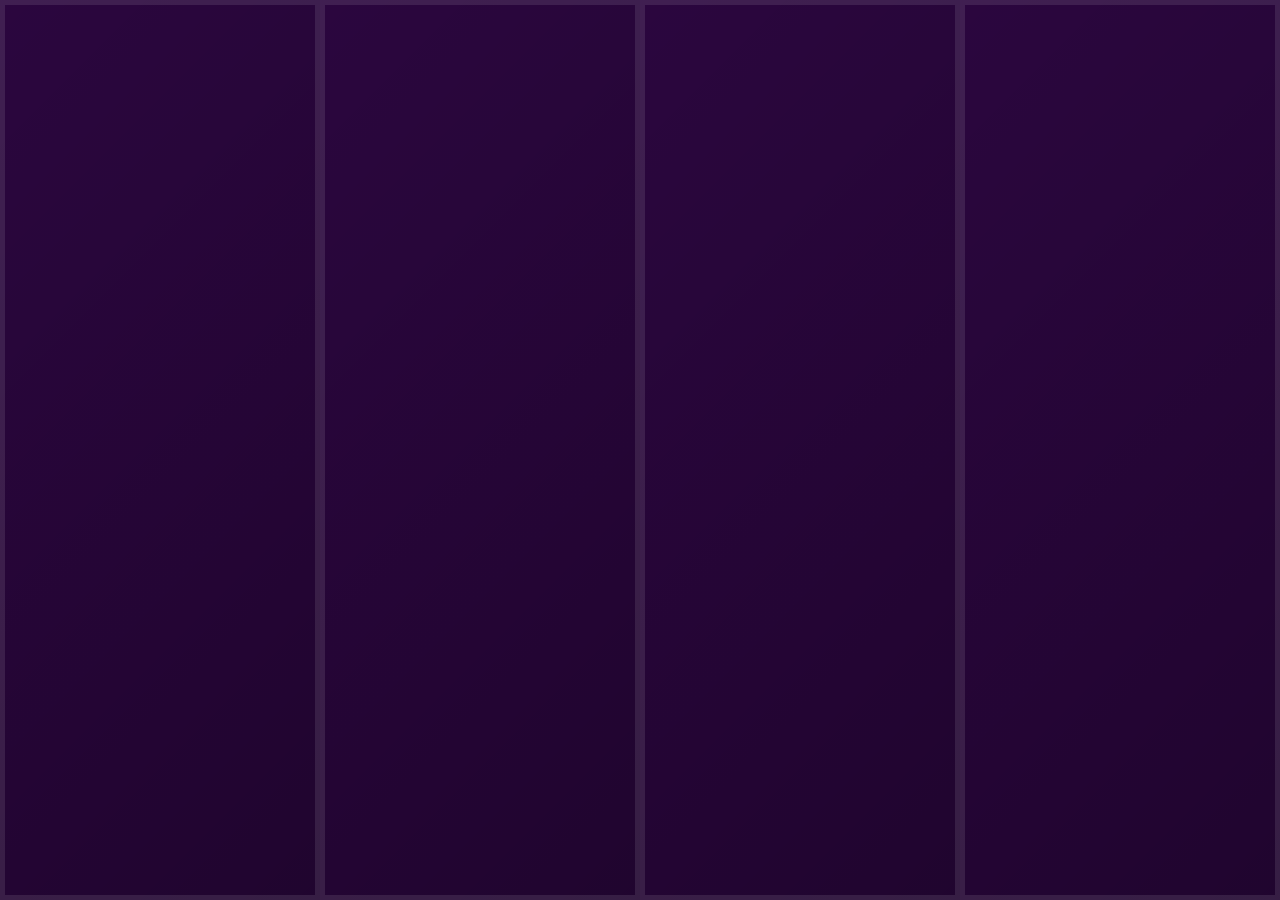
<file: index.html>
<!DOCTYPE html>
<html lang="fr">

  <head>
    <meta charset="UTF-8">
    <title>Développeur web fullstack & infographiste - Julien Legay</title>

    <link href="https://fonts.googleapis.com/css?family=Amatic+SC|Montserrat|Ubuntu+Mono&display=swap" rel="stylesheet">
    <link rel="stylesheet" href="https://use.fontawesome.com/releases/v5.8.0/css/all.css">

    <link rel="stylesheet" href="https://stackpath.bootstrapcdn.com/bootstrap/4.3.1/css/bootstrap.min.css" integrity="sha384-ggOyR0iXCbMQv3Xipma34MD+dH/1fQ784/j6cY/iJTQUOhcWr7x9JvoRxT2MZw1T" crossorigin="anonymous">
    <link rel="stylesheet" href="style.css">
  </head>

  <body>
    <div class="panels">

      <div class="panel panel1">
        <h1 class="title">À propos</h1>
        <div class="content">
          <h2>Infographiste, Développeur Front-end et Back-end</h2>
          <p>
            Titulaire d'un <strong class="important">DUT Informatique</strong>, d'une <strong class="important">licence en Image et Son Numériques</strong> ainsi qu'un diplôme de <strong class="important">concepteur d'applications web</strong>, je souhaite <i class="fas fa-paper-plane"></i> imaginer et concevoir des <span class="important" id="exp">expériences</span> avec des <span class="code">>lignes de code...</span>
          </p>
          <hr>

          <h3>Hard Skills</h3>
          <ul>
            <li class="important"><i class="fab fa-sketch"></i> <strong>Ruby</strong> et le framework <strong>Ruby on Rails</strong></li>
            <li class="important"><i class="fab fa-html5"></i> <strong>HTML</strong> <i class="fab fa-css3-alt"></i> <strong>CSS</strong> <i class="fab fa-bootstrap"></i> Bootstrap
            <li class="important"><i class="fab fa-js-square"></i> <strong>ES6</strong> et la bibliothèque <i class="fab fa-react"></i> React.js (autodidacte)</li>
            <li class="important"><i class="fas fa-database"></i> <strong>SQL</strong> et l'outil de gestion de base de données <strong>PostgreSQL</strong></li>
            <li class="important"><i class="fab fa-java"></i> Notions de base en Java et .NET (C#)</li>
            <li class="important"><i class="fab fa-figma"></i> Création de wireframe sur <strong>Figma</strong></li>
            <li class="important"><i class="fas fa-cogs"></i> Utilisation de services tiers (Heroku, Stripe, Postmark, Cloudinary, Algolia, etc...).</li>
            <li class="important"><i class="fab fa-adobe"></i> Compétences en infographie (Adobe <strong>Photoshop</strong>)</li>
            <li class="important"><i class="fas fa-draw-polygon"></i> Modélisation 3D avec le logiciel <strong>NewTek LightWave</strong></li>
          </ul>

          <h3>Soft Skills</h3>
          <ul>
            <li class="important"><i class="fas fa-rocket"></i> Vision globale d'un produit tech</li>
            <li class="important"><i class="fas fa-map-signs"></i> Notions de base en UX/UI</li>
            <li class="important"><i class="fab fa-github"></i> Versioning et collaboration avec <strong>git/Github</strong></li>
          </ul>
        </div>
      </div>

      <div class="panel panel2">
        <h1 class="title">Formations</h1>
        <div class="content2">

          <div>
            <h2><i class="fas fa-graduation-cap mr-2"></i> Diplôme de Développeur & Concepteur d'applications web</h2>
            <div class="d-flex justify-content-between align-items-start">
              <div>
                <p class="my-0"><i class="far fa-calendar-check mr-2"></i> 2019</p>
                <p>
                  <strong class="important">Le Wagon</strong> à Bordeaux, FRANCE<br>
                  <em>Diplôme RNCP niveau II (Bac + 3, Bac + 4)</em>
                </p>
              </div>
              <span class="quote ml-2">“ Le Wagon has been ranked as the <strong>best coding school in the world</strong> for the last 3 years. ”</span>
            </div>
          </div>

          <div>
            <h2><i class="fas fa-graduation-cap mr-2"></i> Licence professionnelle Techniques et Activités de l'image et du son</h2>
            <p class="my-0"><i class="far fa-calendar-check mr-2"></i> 2009-2010</p>
            <p>
              <strong class="important">Université Henri Poincaré à l'IUT de Saint-Dié-des-Vosges</strong>, FRANCE<br>
              <strong class="important">Glyndwr University</strong> à Wrexham, ROYAUME-UNI<br>
              <em>Maîtrise de la suite Adobe, logiciels de PAO & CAO, modélisation 3D, texturing, réalisation de vidéos et montages sonores...</em>
            </p>
          </div>

          <div>
            <h2><i class="fas fa-graduation-cap mr-2"></i> DUT Informatique</h2>
            <p class="my-0"><i class="far fa-calendar-check mr-2"></i> 2007-2009</p>
            <p>
              <strong class="important">Université Henri Poincaré à l'IUT de Saint-Dié-des-Vosges</strong>, FRANCE<br>
              <strong class="important">Glyndwr University</strong> à Wrexham, ROYAUME-UNI<br>
              <em>Apprentissage d'algorithme, Programmation Java, .NET & Web</em>
            </p>
          </div>

          <div>
            <h2><i class="fas fa-graduation-cap mr-2"></i> Baccalauréat Scientifique SI</h2>
            <p class="my-0"><i class="far fa-calendar-check mr-2"></i> 2007</p>
            <p>
              <strong class="important">Lycée Technologique Régional Pierre Mendès France</strong> à Épinal, FRANCE<br>
              <em>Option Sciences de l'ingénieur, spécialité mathématiques</em>
            </p>
          </div>

        </div>
      </div>

      <div class="panel panel3">
        <h1 class="title">Expériences</h1>
        <div class="content2">

          <div>
            <h2><i class="fas fa-chalkboard-teacher mr-2"></i> Professeur assistant</h2>
            <p class="my-0"><i class="far fa-calendar-check mr-2"></i> 2019</p>
            <p>
              <strong class="important">Le Wagon</strong> à Bordeaux, FRANCE<br>
              <em>Suivi des cours de code, corrections d'exercices et soutien pédagogique lors des exercices pratiques.</em>
            </p>
          </div>

          <div>
            <h2><i class="fas fa-laptop-code mr-2"></i> Concepteur d'applications web</h2>
            <p class="my-0"><i class="far fa-calendar-check mr-2"></i> 2019</p>
            <p>
              <strong class="important">Le Wagon</strong> à Bordeaux, FRANCE<br>
              <em>Création d'applications Ruby on Rails. </em> <i class="fas fa-mobile-alt mx-2"></i>
                <a href="qultur.html" target="_blank">Projet QultuR</a><br>
              <em>Ruby, HTML5, CSS3, JavaSCript, TurboLinks, MapBox API, déploiement sur Heroku, gestion de la base de données avec PostgreSQL.
              </em>
            </p>
          </div>

          <div>
            <h2><i class="fas fa-shopping-cart mr-2"></i> Assistant Manager</h2>
            <p class="my-0"><i class="far fa-calendar-check mr-2"></i> 2011-2019</p>
            <p>
              <strong class="important">Aldi Marché</strong> à Colmar et Cestas, FRANCE<br>
              <em>Gestion de l'activité commerciale, management d'une équipe.<br>
              Gestion des commandes, du paramétrage magasin, des stocks, des réceptions de livraisons. Mise en rayon, gestion des caisses et du coffre fort...<br></em>
            </p>
          </div>

          <div>
            <h2><i class="fas fa-cube mr-2"></i> Infographiste 3D</h2>
            <p class="my-0"><i class="far fa-calendar-check mr-2"></i> 2010 <em>(Stage de 6 mois au Royaume-Uni)</em></p>
            <p>
              <strong class="important">Glyndwr University</strong> à Wrexham, ROYAUME-UNI<br>
              <em>Créatif, inventif, curieux, passionné !
              Retrouvez mon</em> <a href="architecture.html">projet d'architecture 3D</a>.
            </p>
          </div>

          <div>
            <h2><i class="fab fa-linux mr-2"></i> Développeur logiciel</h2>
            <p class="my-0"><i class="far fa-calendar-check mr-2"></i> 2009 <em>(Stage de 3 mois au Royaume-Uni)</em></p>
            <p>
              <strong class="important">Glyndwr University</strong> à Wrexham, ROYAUME-UNI<br>
              <em>Curieux, motivé, autodidacte, passionné !
              Retrouvez mon</em> <a href="logiciel.html">projet de développement logiciel</a>.
            </p>
          </div>

        </div>
      </div>

      <div class="panel panel4">
        <h1 class="title">Contact</h1>
        <div class="content">
          <ul>
            <h3><strong>Julien Legay</strong></h3>
            <h3 class="mt-0 mb-5">Développeur web fullstack & infographiste</h3>
            <li class="important"><i class="fas fa-home m-3"></i> 111, Rue Paul Doumer, 33700 Mérignac, FRANCE</li>
            <li class="important"><i class="fas fa-phone m-3"></i> +33 6 81 39 89 20</li>
            <li class="important"><i class="fas fa-envelope m-3"></i> legayj@gmail.com</li>
            <li class="important"><i class="fas fa-mouse-pointer m-3"></i> www.keshra.eu</li>
            <li class="important"><i class="fab fa-linkedin m-3"></i> <a href="https://www.linkedin.com/in/julien-legay-a116ba181/" target="_blank">LinkedIn</a></li>
            <li class="important"><i class="fab fa-github m-3"></i> <a href="https://github.com/keShraa" target="_blank">GitHub</a></li>
          </ul>
        </div>
      </div>

    </div>
    <script src="javascript.js"></script>
  </body>
</html>
</file>
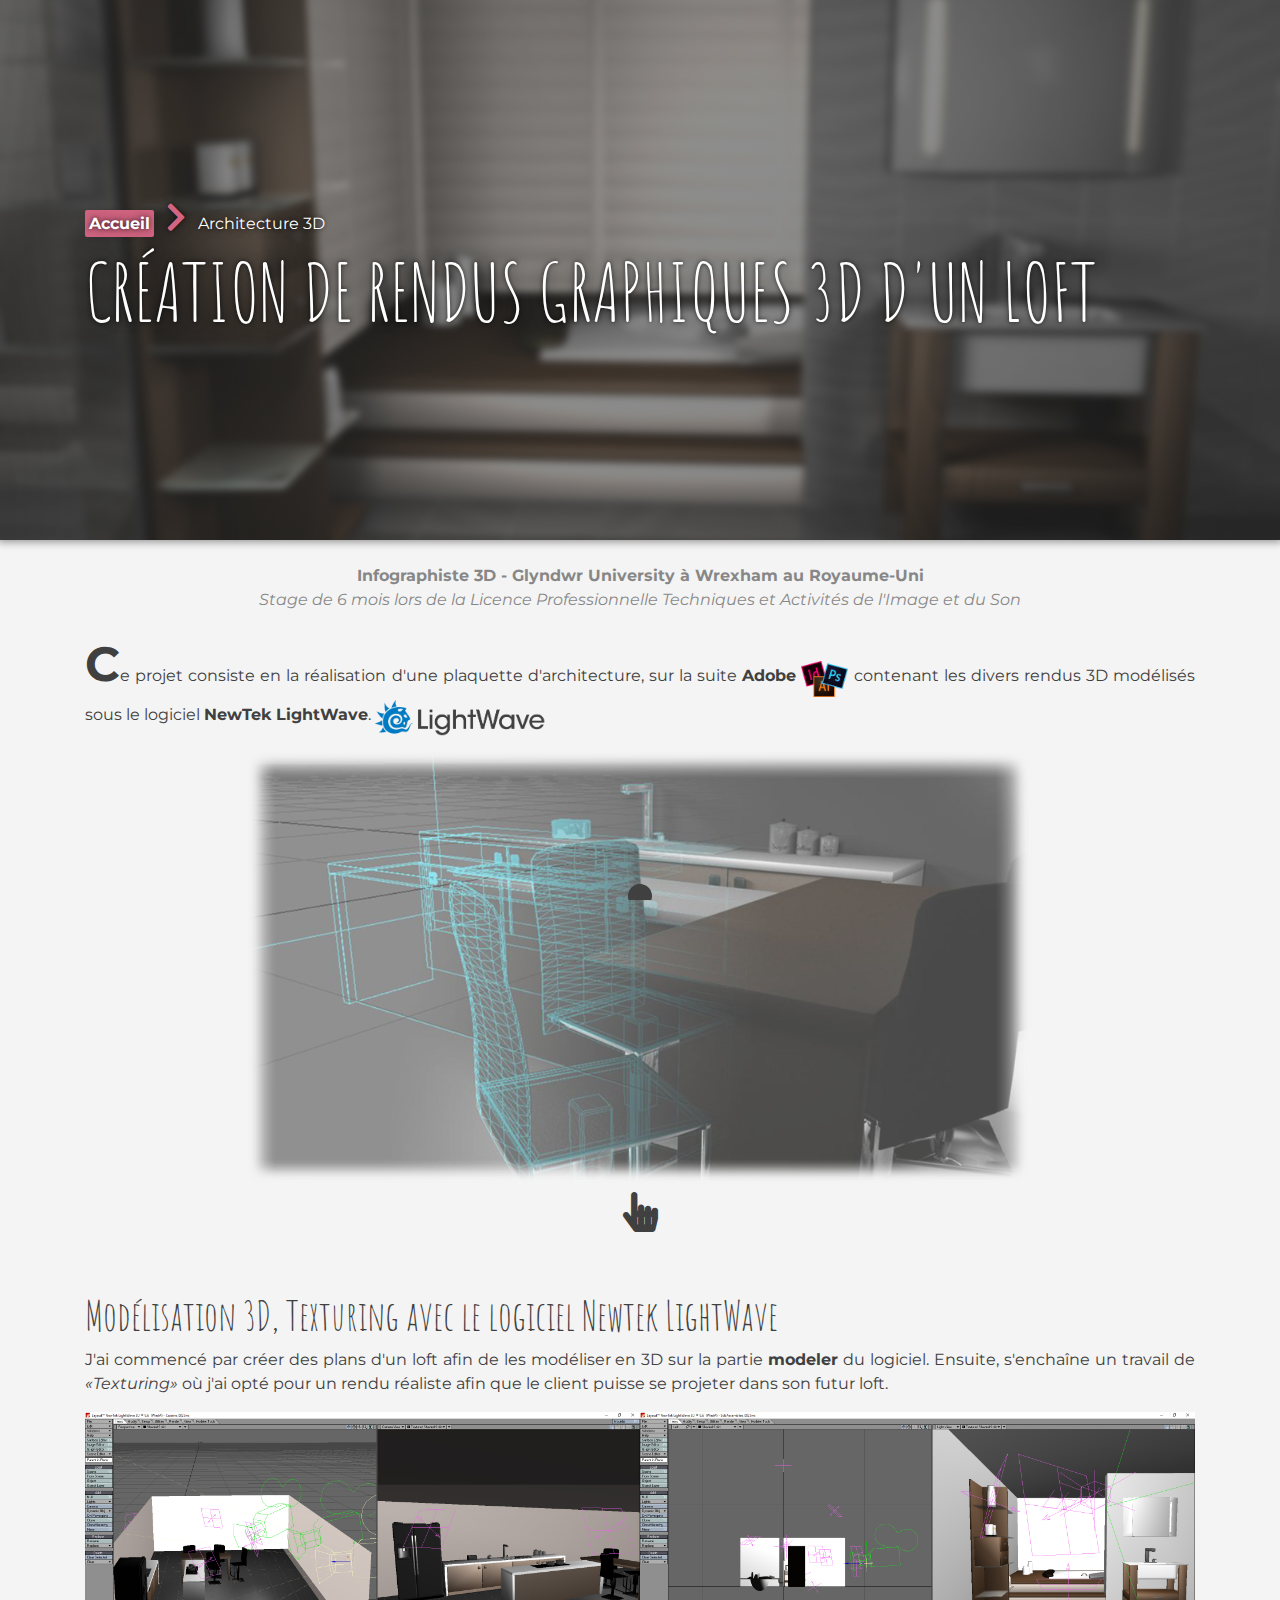
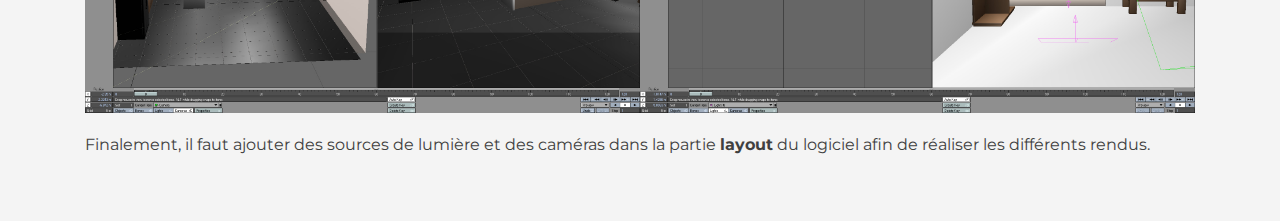
<file: architecture.html>
<!DOCTYPE html>
<html lang="fr">

  <head>
    <meta charset="UTF-8">
    <title>Développeur web fullstack & infographiste - Julien Legay</title>

    <link href="https://fonts.googleapis.com/css?family=Amatic+SC|Montserrat|Ubuntu+Mono&display=swap" rel="stylesheet">
    <link rel="stylesheet" href="https://use.fontawesome.com/releases/v5.8.0/css/all.css">

    <link rel="stylesheet" href="https://stackpath.bootstrapcdn.com/bootstrap/4.3.1/css/bootstrap.min.css" integrity="sha384-ggOyR0iXCbMQv3Xipma34MD+dH/1fQ784/j6cY/iJTQUOhcWr7x9JvoRxT2MZw1T" crossorigin="anonymous">
    <link rel="stylesheet" href="style.css">
  </head>

  <body>
    <div
      class="banner"
      style="background-image: linear-gradient(135deg, rgba(0,0,0,0.4), rgba(0,0,0,0.5)), url('images/archi.jpg');" >
      <div class="container">
        <div class="my-2">
          <p class="m-0"><a href="index.html">Accueil</a> <i class="fas fa-chevron-right mx-2"></i> Architecture 3D</p>
        </div>
        <h1>Création de rendus graphiques 3D d'un loft</h1>
      </div>
    </div>

    <div class="container projects">
      <p class="shade">
        <strong>Infographiste 3D - Glyndwr University à Wrexham au Royaume-Uni</strong><br>
        <em>Stage de 6 mois lors de la Licence Professionnelle Techniques et Activités de l'Image et du Son</em>
      </p>

      <p>
        <span style="font-size: 48px; font-weight: bolder;">C</span>e projet consiste en la réalisation d'une plaquette d'architecture, sur la suite <strong>Adobe</strong> <img src="images/logos/adobe.png" alt="Logo Adobe" style="height: 36px;"> contenant les divers rendus 3D modélisés sous le logiciel <strong>NewTek LightWave</strong>. <img src="images/logos/lightwave.png" alt="Logo LightWave" style="height: 36px;">
      </p>

      <div class="row d-flex justify-content-center align-items-center flex-column mb-5">
        <img src="images/render.png" style="width: 70%;" onclick="openModal();currentSlide(1)" class="render
        cursor">
        <h2><i class="fas fa-hand-pointer"></i></h2>
      </div>

      <h2>Modélisation 3D, Texturing avec le logiciel Newtek LightWave</h2>

      <p>
        J'ai commencé par créer des plans d'un loft afin de les modéliser en 3D sur la partie <strong>modeler</strong> du logiciel. Ensuite, s'enchaîne un travail de <em>«Texturing»</em> où j'ai opté pour un rendu réaliste afin que le client puisse se projeter dans son futur loft.
      </p>

      <div class="text-center mb-4">
        <img src="images/layout.jpg" alt="Interface logiciel LightWave" width="100%">
      </div>

      <p>
        Finalement, il faut ajouter des sources de lumière et des caméras dans la partie <strong>layout</strong> du logiciel afin de réaliser les différents rendus.
      </p>

      <div id="myModal" class="modal">
        <span class="close cursor" onclick="closeModal()">&times;</span>
        <div class="modal-content">

          <div class="mySlides">
            <div class="numbertext">1 / 7</div>
            <img src="images/projet1/Cuisine_001.bmp" alt="Cuisine" style="width:100%">
          </div>

          <div class="mySlides">
            <div class="numbertext">2 / 7</div>
            <img src="images/projet1/Cuisine_002.bmp" alt="Cuisine" style="width:100%">
          </div>

          <div class="mySlides">
            <div class="numbertext">3 / 7</div>
            <img src="images/projet1/Cuisine_003.bmp" alt="Cuisine" style="width:100%">
          </div>

          <div class="mySlides">
            <div class="numbertext">4 / 7</div>
            <img src="images/projet1/Salle_de_bain_001.bmp" alt="Salle de bain" style="width:100%">
          </div>

          <div class="mySlides">
            <div class="numbertext">5 / 7</div>
            <img src="images/projet1/Salle_de_bain_002.bmp" alt="Salle de bain" style="width:100%">
          </div>

          <div class="mySlides">
            <div class="numbertext">6 / 7</div>
            <img src="images/projet1/Sauna_001.bmp" alt="Sauna" style="width:100%">
          </div>

          <div class="mySlides">
            <div class="numbertext">7 / 7</div>
            <img src="images/projet1/Sauna_002.bmp" alt="Sauna" style="width:100%">
          </div>

          <a class="prev" onclick="plusSlides(-1)">&#10094;</a>
          <a class="next" onclick="plusSlides(1)">&#10095;</a>

        </div>
      </div>

      <script>
      function openModal() {
        document.getElementById("myModal").style.display = "block";
      }

      function closeModal() {
        document.getElementById("myModal").style.display = "none";
      }

      var slideIndex = 1;
      showSlides(slideIndex);

      function plusSlides(n) {
        showSlides(slideIndex += n);
      }

      function currentSlide(n) {
        showSlides(slideIndex = n);
      }

      function showSlides(n) {
        var i;
        var slides = document.getElementsByClassName("mySlides");
        var dots = document.getElementsByClassName("demo");
        var captionText = document.getElementById("caption");
        if (n > slides.length) {slideIndex = 1}
        if (n < 1) {slideIndex = slides.length}
        for (i = 0; i < slides.length; i++) {
            slides[i].style.display = "none";
        }
        for (i = 0; i < dots.length; i++) {
            dots[i].className = dots[i].className.replace(" active", "");
        }
        slides[slideIndex-1].style.display = "block";
        dots[slideIndex-1].className += " active";
        captionText.innerHTML = dots[slideIndex-1].alt;
      }
      </script>
    </div>

    <div class="footer">
      <div id="button"></div>
      <div id="container">
        <div id="cont">
          <div class="footer_center d-flex align-items-end justify-content-center">
            <a href="index.html"><i class="fas fa-home mx-2"></i>Home</a>
            <a href="qultur.html"><i class="fas fa-mobile-alt mx-2"></i>QultuR</a>
            <a href="architecture.html" class="active"><i class="fas fa-draw-polygon mx-2 active"></i>Architecture 3D</a>
            <a href="logiciel.html"><i class="fas fa-desktop mx-2"></i>POV-Ray</a>
            <a href="https://www.linkedin.com/in/julien-legay-a116ba181/" target="_blank"><i class="fab fa-linkedin mx-2"></i>LinkedIn</a>
            <a href="https://github.com/keShraa" target="_blank"><i class="fab fa-github-square mx-2"></i>GitHub</a>
          </div>
        </div>
      </div>
    </div>
  </body>
</html>
</file>
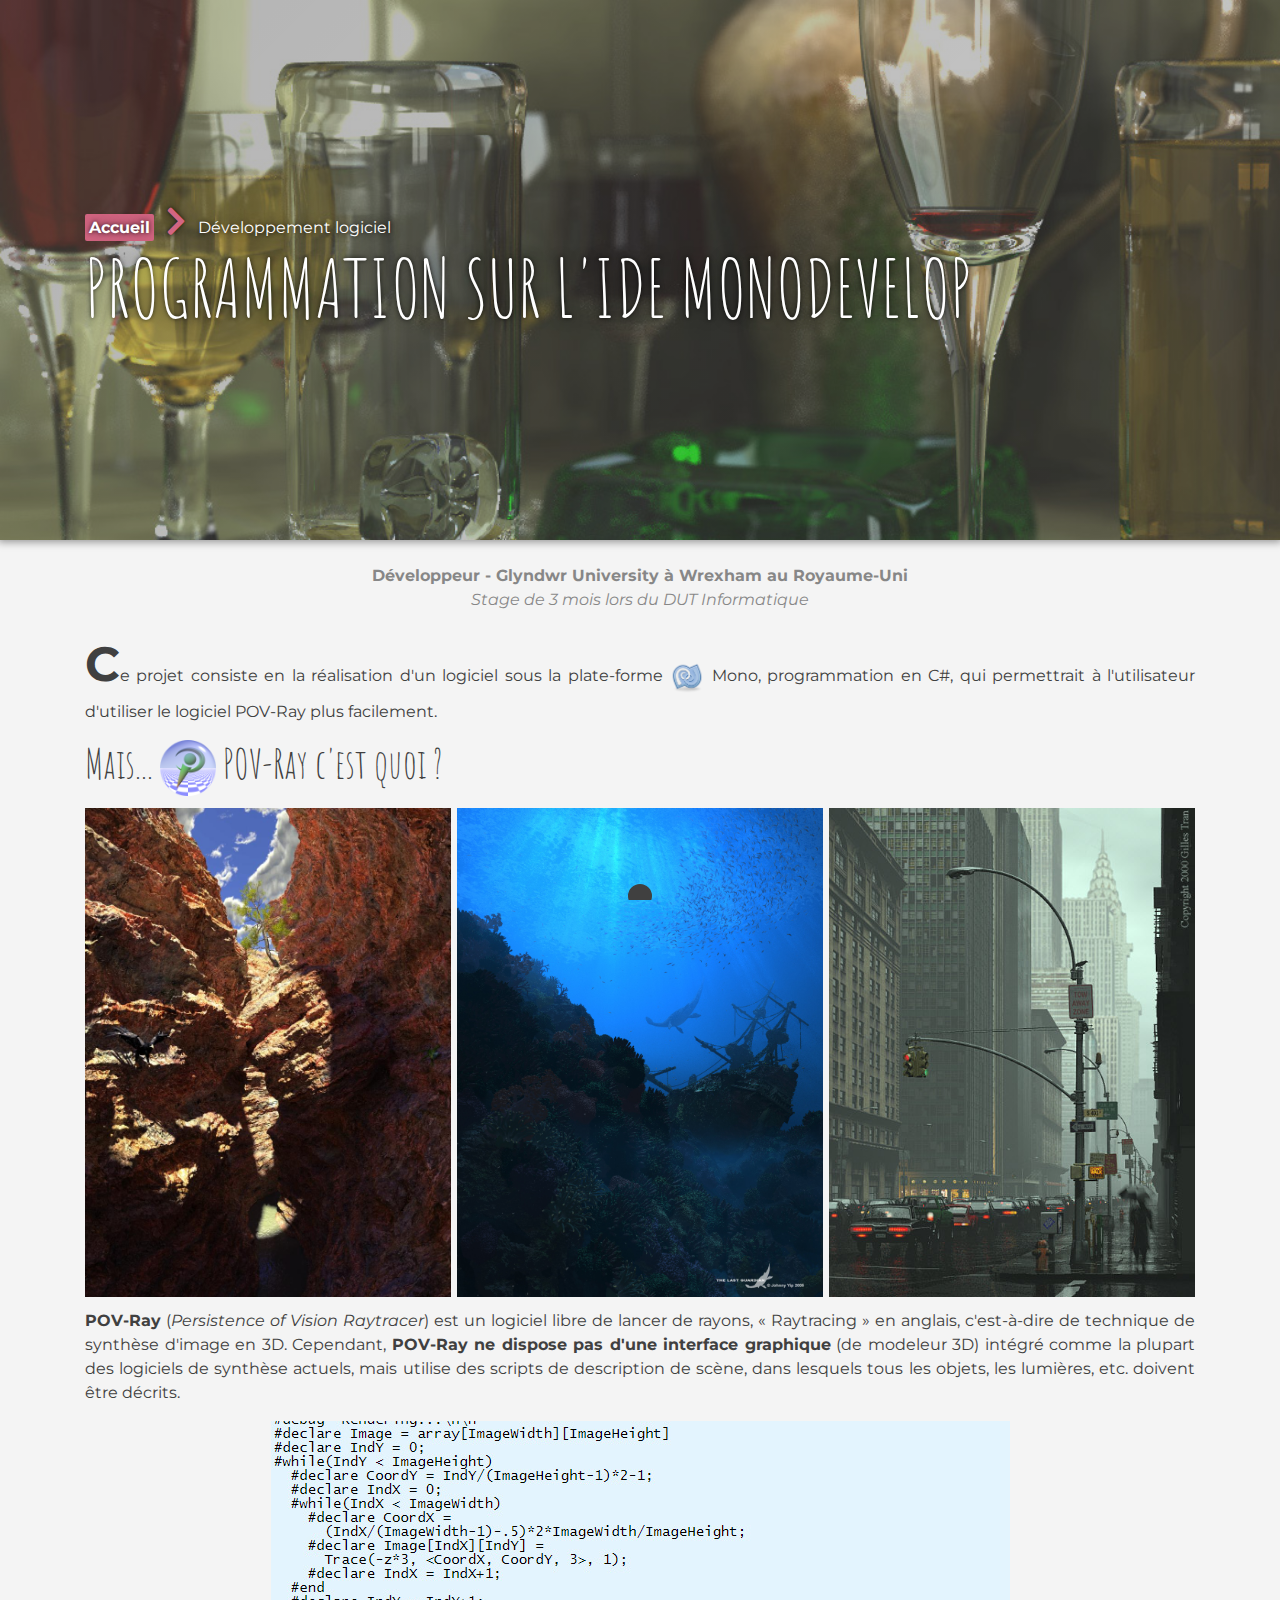
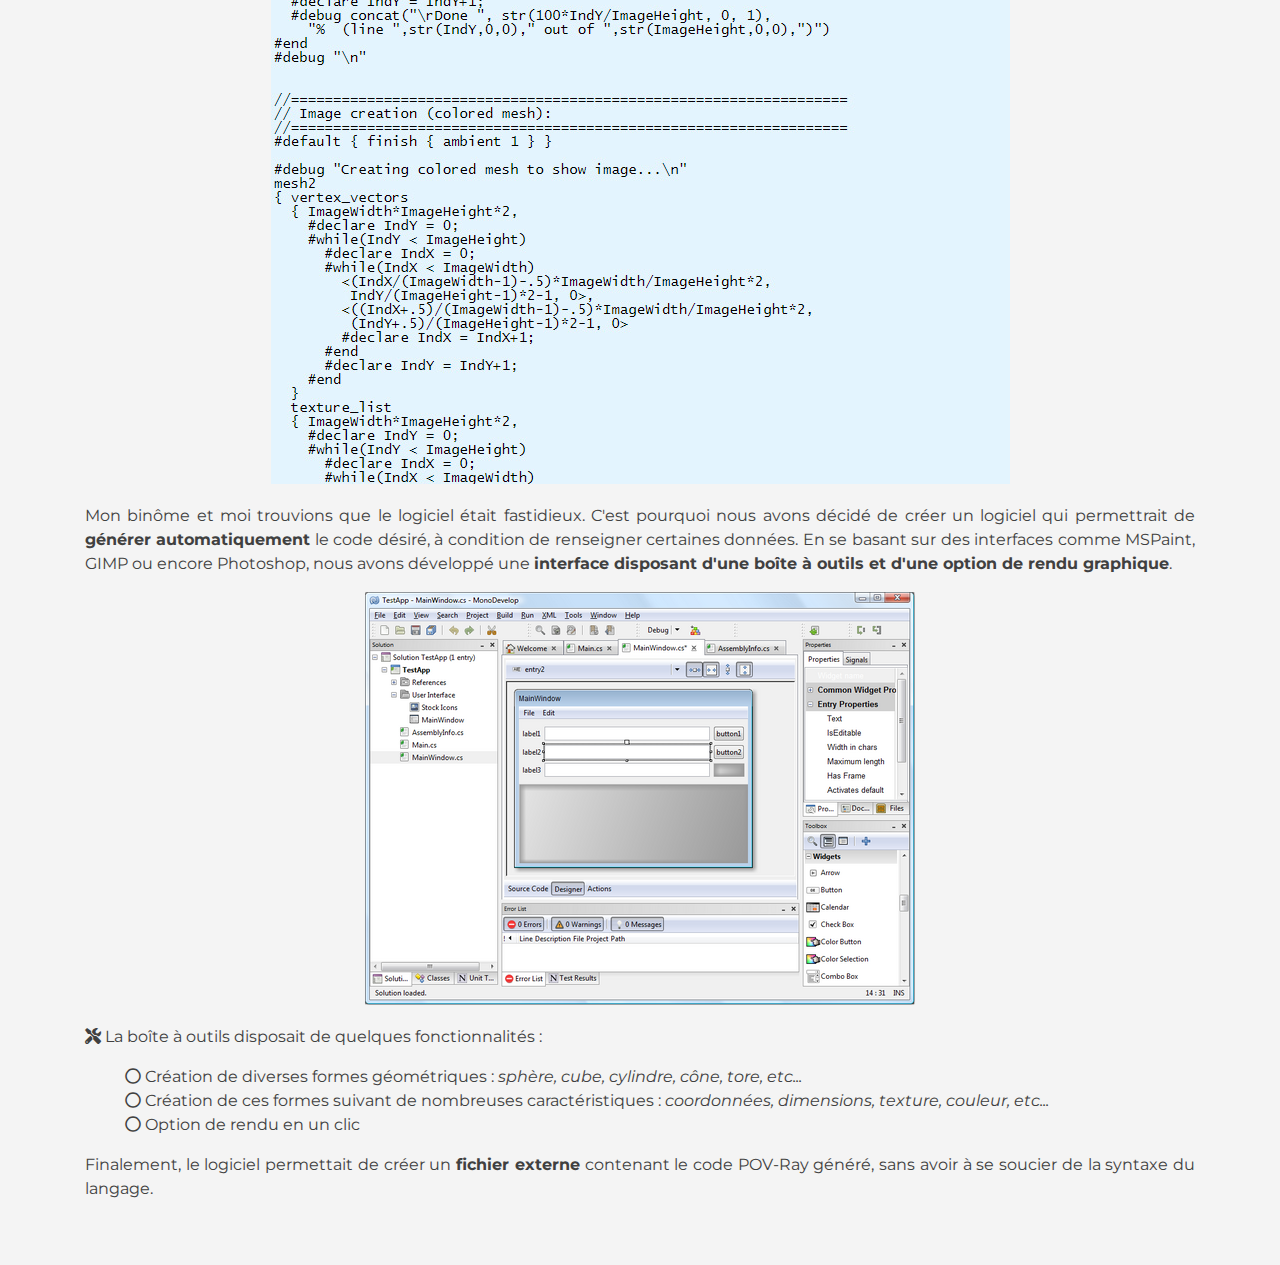
<file: logiciel.html>
<!DOCTYPE html>
<html lang="fr">

  <head>
    <meta charset="UTF-8">
    <title>Développeur web fullstack & infographiste - Julien Legay</title>

    <link href="https://fonts.googleapis.com/css?family=Amatic+SC|Montserrat|Ubuntu+Mono&display=swap" rel="stylesheet">
    <link rel="stylesheet" href="https://use.fontawesome.com/releases/v5.8.0/css/all.css">

    <link rel="stylesheet" href="https://stackpath.bootstrapcdn.com/bootstrap/4.3.1/css/bootstrap.min.css" integrity="sha384-ggOyR0iXCbMQv3Xipma34MD+dH/1fQ784/j6cY/iJTQUOhcWr7x9JvoRxT2MZw1T" crossorigin="anonymous">
    <link rel="stylesheet" href="style.css">
  </head>

  <body>
    <div
      class="banner"
      style="background-image: linear-gradient(135deg, rgba(0,0,0,0.3), rgba(0,0,0,0.2)), url('images/povray.jpg');" >
      <div class="container">
        <div class="mt-2">
          <p class="m-0"><a href="index.html">Accueil</a> <i class="fas fa-chevron-right mx-2"></i> Développement logiciel</p>
        </div>
        <h1>Programmation sur l'IDE MonoDevelop</h1>
      </div>
    </div>

    <div class="container projects">
      <p class="shade">
        <strong>Développeur - Glyndwr University à Wrexham au Royaume-Uni</strong><br>
        <em>Stage de 3 mois lors du DUT Informatique</em>
      </p>
      <p>
        <span style="font-size: 48px; font-weight: bolder;">C</span>e projet consiste en la réalisation d'un logiciel sous la plate-forme <img src="images/mono.png" alt="Logo MonoDevelop" style="height: 36px;"> Mono, programmation en C#, qui permettrait à l'utilisateur d'utiliser le logiciel POV-Ray plus facilement.
      </p>

      <h2>Mais... <img src="images/povraylogo.png" alt="Logo POV-Ray" style="height: 56px;"> POV-Ray c'est quoi ?</h2>
      <p class="d-flex justify-content-between my-3">
        <img src="images/povray1.jpg" align="center" width="33%" alt="POV-Ray Hall of Fame">
        <img src="images/povray2.jpg" align="center" width="33%" alt="POV-Ray Hall of Fame">
        <img src="images/povray3.jpg" align="center" width="33%" alt="POV-Ray Hall of Fame">
      </p>
      <p><strong>POV-Ray</strong> (<em>Persistence of Vision Raytracer</em>) est un logiciel libre de lancer de rayons, « Raytracing » en anglais, c'est-à-dire de technique de synthèse d'image en 3D. Cependant, <strong>POV-Ray ne dispose pas d'une interface graphique</strong> (de modeleur 3D) intégré comme la plupart des logiciels de synthèse actuels, mais utilise des scripts de description de scène, dans lesquels tous les objets, les lumières, etc. doivent être décrits.</p>

      <div class="text-center mb-4">
        <img src="images/povray code.jpg" alt="Code POV-Ray">
      </div>

      <p>Mon binôme et moi trouvions que le logiciel était fastidieux. C'est pourquoi nous avons décidé de créer un logiciel qui permettrait de <strong>générer automatiquement</strong>   le code désiré, à condition de renseigner certaines données.
      En se basant sur des interfaces comme MSPaint, GIMP ou encore Photoshop, nous avons développé une <strong>interface disposant d'une boîte à outils et d'une option de rendu graphique</strong>.</p>

      <div class="text-center mb-4">
        <img src="images/monodev.png" alt="MonoDevelop">
      </div>

      <p><i class="fas fa-tools"></i> La boîte à outils disposait de quelques fonctionnalités :</p>
      <ul>
        <li><i class="far fa-circle"></i> Création de diverses formes géométriques : <em>sphère, cube, cylindre, cône, tore, etc...</em></li>
        <li><i class="far fa-circle"></i> Création de ces formes suivant de nombreuses caractéristiques : <em>coordonnées, dimensions, texture, couleur, etc...</em></li>
        <li><i class="far fa-circle"></i> Option de rendu en un clic</li>
      </ul>
      <p>Finalement, le logiciel permettait de créer un <strong>fichier externe</strong> contenant le code POV-Ray généré, sans avoir à se soucier de la syntaxe du langage.</p>

    </div>
    <div class="footer">
      <div id="button"></div>
      <div id="container">
        <div id="cont">
          <div class="footer_center d-flex align-items-end justify-content-center">
            <a href="index.html"><i class="fas fa-home mx-2"></i>Home</a>
            <a href="qultur.html"><i class="fas fa-mobile-alt mx-2"></i>QultuR</a>
            <a href="architecture.html"><i class="fas fa-draw-polygon mx-2"></i>Architecture 3D</a>
            <a href="logiciel.html" class="active"><i class="fas fa-desktop mx-2 active"></i>POV-Ray</a>
            <a href="https://www.linkedin.com/in/julien-legay-a116ba181/" target="_blank"><i class="fab fa-linkedin mx-2"></i>LinkedIn</a>
            <a href="https://github.com/keShraa" target="_blank"><i class="fab fa-github-square mx-2"></i>GitHub</a>
          </div>
        </div>
      </div>
    </div>
  </body>
</html>
</file>
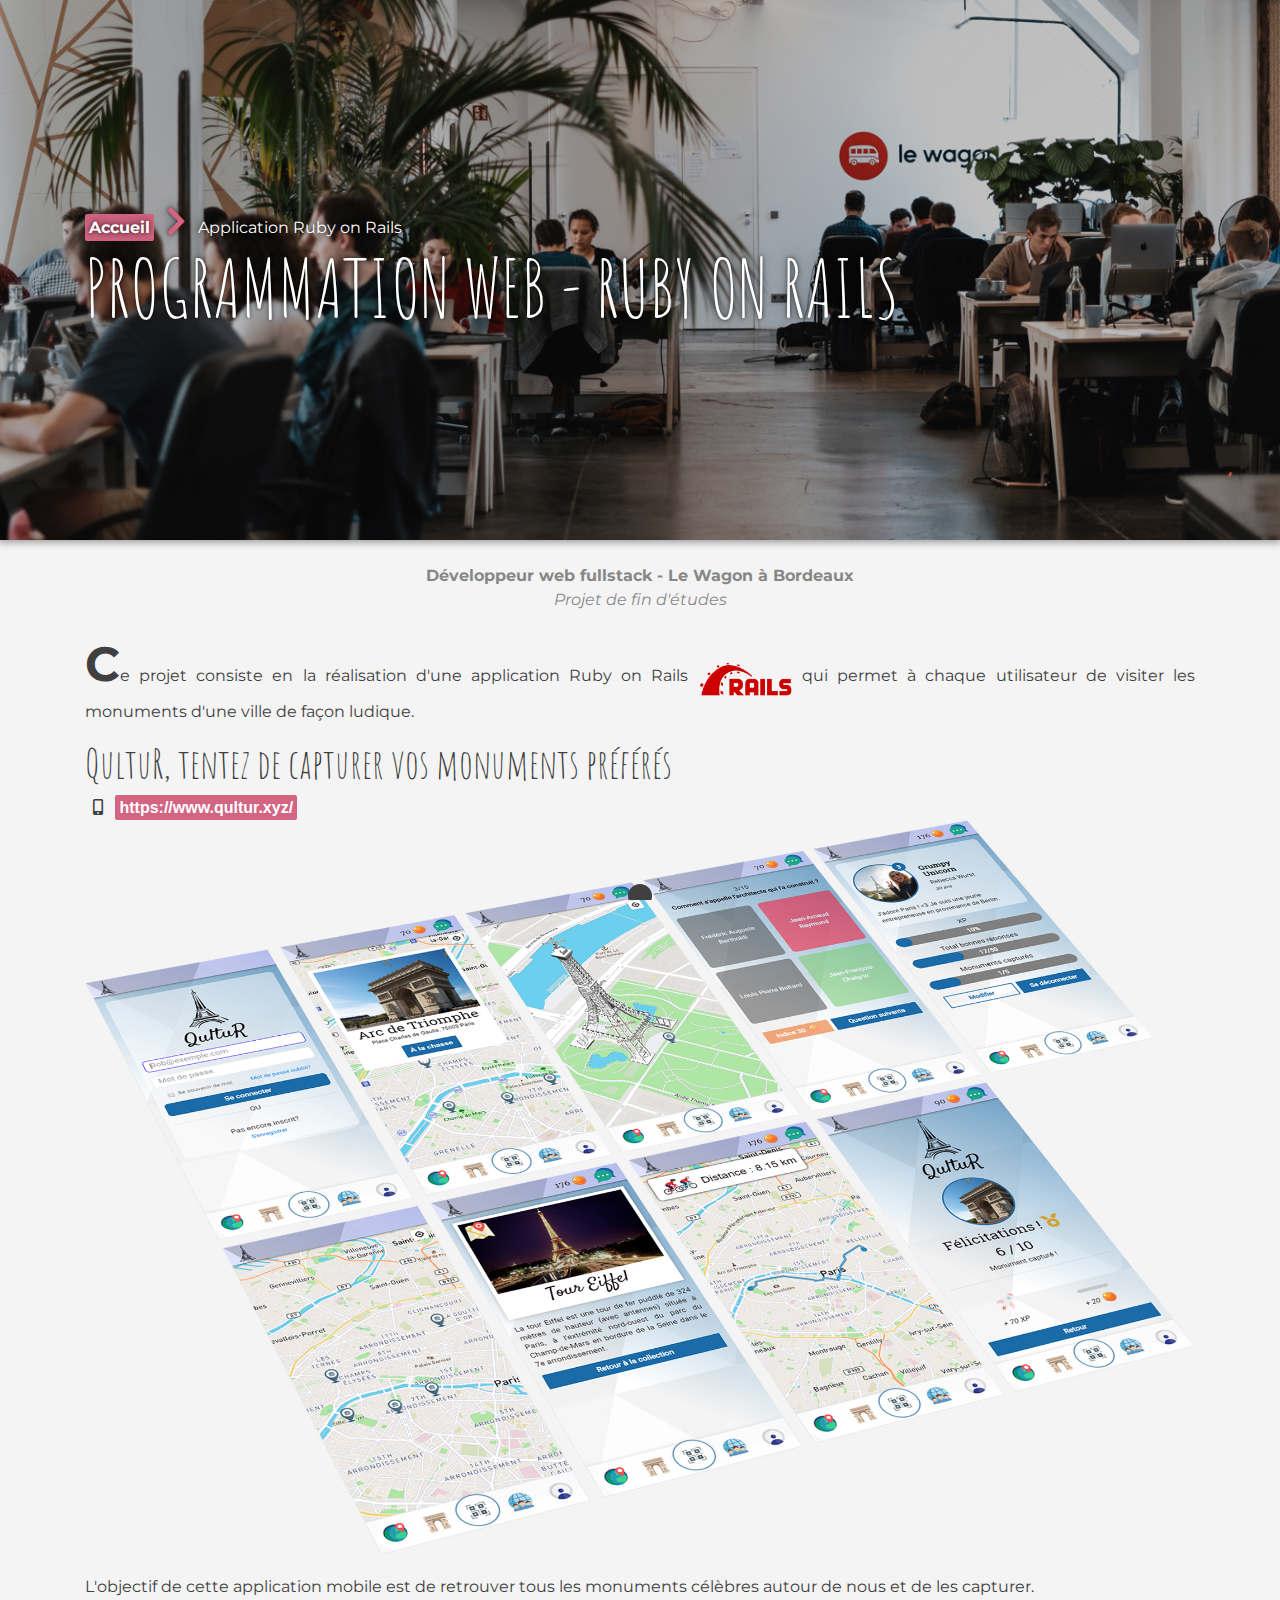
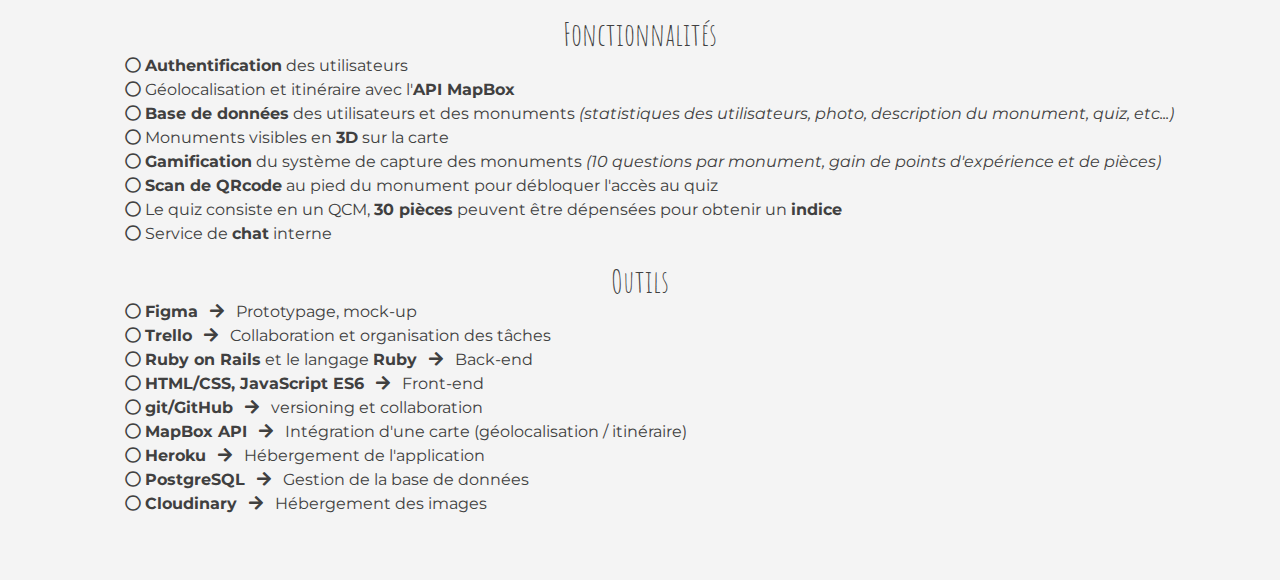
<file: qultur.html>
<!DOCTYPE html>
<html lang="fr">

  <head>
    <meta charset="UTF-8">
    <title>Développeur web fullstack & infographiste - Julien Legay</title>

    <link href="https://fonts.googleapis.com/css?family=Amatic+SC|Montserrat|Ubuntu+Mono&display=swap" rel="stylesheet">
    <link rel="stylesheet" href="https://use.fontawesome.com/releases/v5.8.0/css/all.css">

    <link rel="stylesheet" href="https://stackpath.bootstrapcdn.com/bootstrap/4.3.1/css/bootstrap.min.css" integrity="sha384-ggOyR0iXCbMQv3Xipma34MD+dH/1fQ784/j6cY/iJTQUOhcWr7x9JvoRxT2MZw1T" crossorigin="anonymous">
    <link rel="stylesheet" href="style.css">
  </head>

  <body>
    <div
      class="banner"
      style="background-image: linear-gradient(135deg, rgba(0,0,0,0.3), rgba(0,0,0,0.2)), url('images/wagon.png');" >
      <div class="container">
        <div class="mt-2">
          <p class="m-0"><a href="index.html">Accueil</a> <i class="fas fa-chevron-right mx-2"></i> Application Ruby on Rails</p>
        </div>
        <h1>Programmation Web - Ruby on Rails</h1>
      </div>
    </div>

    <div class="container projects">
      <p class="shade">
        <strong>Développeur web fullstack - Le Wagon à Bordeaux</strong><br>
        <em>Projet de fin d'études</em>
      </p>
      <p>
        <span style="font-size: 48px; font-weight: bolder;">C</span>e projet consiste en la réalisation d'une application Ruby on Rails <img src="images/logos/rails.png" alt="Logo Ruby on Rails" style="height: 36px;"> qui permet à chaque utilisateur de visiter les monuments d'une ville de façon ludique.
      </p>

      <h2>QultuR, tentez de capturer vos monuments préférés</h2>
      <i class="fas fa-mobile-alt mx-2"></i> <a href="https://www.qultur.xyz/" target="_blank">https://www.qultur.xyz/</a>
      <div class="text-center mb-4">
        <img src="images/qultur.png" alt="application QultuR" width="100%">
      </div>

      <p>
        L'objectif de cette application mobile est de retrouver tous les monuments célèbres autour de nous et de les capturer.
      </p>
      <div>
        <h3 class="text-center">Fonctionnalités</h3>
        <ul>
          <li><i class="far fa-circle"></i> <strong>Authentification</strong> des utilisateurs</li>
          <li><i class="far fa-circle"></i> Géolocalisation et itinéraire avec l'<strong>API MapBox</strong></li>
          <li><i class="far fa-circle"></i> <strong>Base de données</strong> des utilisateurs et des monuments <em>(statistiques des utilisateurs, photo, description du monument, quiz, etc...)</em></li>
          <li><i class="far fa-circle"></i> Monuments visibles en <strong>3D</strong> sur la carte</li>
          <li><i class="far fa-circle"></i> <strong>Gamification</strong> du système de capture des monuments <em>(10 questions par monument, gain de points d'expérience et de pièces)</em></li>
          <li><i class="far fa-circle"></i> <strong>Scan de QRcode</strong> au pied du monument pour débloquer l'accès au quiz</li>
          <li><i class="far fa-circle"></i> Le quiz consiste en un QCM, <strong>30 pièces</strong> peuvent être dépensées pour obtenir un <strong>indice</strong></li>
          <li><i class="far fa-circle"></i> Service de <strong>chat</strong> interne</li>
        </ul>
      </div>

      <div>
        <h3 class="text-center">Outils</h3>
        <ul>
          <li><i class="far fa-circle"></i> <strong>Figma</strong> <i class="fas fa-arrow-right mx-2"></i> Prototypage, mock-up</li>
          <li><i class="far fa-circle"></i> <strong>Trello</strong> <i class="fas fa-arrow-right mx-2"></i> Collaboration et organisation des tâches</li>
          <li><i class="far fa-circle"></i> <strong>Ruby on Rails</strong> et le langage <strong>Ruby</strong> <i class="fas fa-arrow-right mx-2"></i> Back-end</li>
          <li><i class="far fa-circle"></i> <strong>HTML/CSS, JavaScript ES6</strong> <i class="fas fa-arrow-right mx-2"></i> Front-end</li>
          <li><i class="far fa-circle"></i> <strong>git/GitHub</strong> <i class="fas fa-arrow-right mx-2"></i> versioning et collaboration</li>
          <li><i class="far fa-circle"></i> <strong>MapBox API</strong> <i class="fas fa-arrow-right mx-2"></i> Intégration d'une carte (géolocalisation / itinéraire)</li>
          <li><i class="far fa-circle"></i> <strong>Heroku</strong> <i class="fas fa-arrow-right mx-2"></i> Hébergement de l'application</li>
          <li><i class="far fa-circle"></i> <strong>PostgreSQL</strong> <i class="fas fa-arrow-right mx-2"></i> Gestion de la base de données</li>
          <li><i class="far fa-circle"></i> <strong>Cloudinary</strong> <i class="fas fa-arrow-right mx-2"></i> Hébergement des images</li>
        </ul>
      </div>

    </div>
    <div class="footer">
      <div id="button"></div>
      <div id="container">
        <div id="cont">
          <div class="footer_center d-flex align-items-end justify-content-center">
            <a href="index.html"><i class="fas fa-home mx-2"></i>Home</a>
            <a href="qultur.html" class="active"><i class="fas fa-mobile-alt mx-2 active"></i>QultuR</a>
            <a href="architecture.html"><i class="fas fa-draw-polygon mx-2"></i>Architecture 3D</a>
            <a href="logiciel.html"><i class="fas fa-desktop mx-2"></i>POV-Ray</a>
            <a href="https://www.linkedin.com/in/julien-legay-a116ba181/" target="_blank"><i class="fab fa-linkedin mx-2"></i>LinkedIn</a>
            <a href="https://github.com/keShraa" target="_blank"><i class="fab fa-github-square mx-2"></i>GitHub</a>
          </div>
        </div>
      </div>
    </div>
  </body>
</html>
</file>
<file: style.css>
body {
  background-color: #F4F4F4;
  color: #404040;
  margin: 0;
  box-sizing: border-box;
  text-shadow: 0 0 4px rgba(0, 0, 0, 0.72), 0 0 14px rgba(0, 0, 0, 0.45);
}

*, *:before, *:after {
  box-sizing: inherit;
}

h1 {
  text-transform: uppercase;
  font-family: 'Amatic SC', cursive;
  font-size: 56px;
}

h1:hover, h2:hover {
  text-decoration: underline;
}

h2 {
  font-size: 40px;
  font-family: 'Amatic SC', cursive;
}

h3 {
  font-size: 32px;
  font-family: 'Amatic SC', cursive;
  margin: 16px 0 0 0;
}

p, ul, li {
  font-size: 16px;
  font-family: 'Montserrat', sans-serif;
  list-style-type: none;
}

ul {
  width: 100%;
}

a {
  color: white;
  font-weight: bold;
  background-color: #D36582;
  padding: 4px;
  border-radius: 2px;
}

a:hover {
  text-decoration: none;
  color: white;
  background-color: rgba(0,0,0,0);
}

a:active {
  color: #D36582;
  background-color: rgba(0,0,0,0);
}

hr {
  display: block;
  clear: both;
  height: 0;
  margin-bottom: 24px;
  padding: 0;
  border: 0;
  font-family: arial;
  text-align: center;
  font-size: 16px;
  line-height: 1;
}
hr:after {
  content: "\273D \273D \273D \273D \273D \273D \273D";
  height: 0;
  letter-spacing: 1em;
  color: #aaa;
}

.panels {
    height: 100vh;
    overflow: hidden;
    display: flex;
  }

.panel {
  background: #6B0F9C;
  box-shadow: inset 0 0 0 5px rgba(255,255,255,0.1);
  color: white;
  text-align: center;
  padding: 48px;
  /* Safari transitionend event.propertyName === flex */
  /* Chrome + FF transitionend event.propertyName === flex-grow */
  transition:
    font-size 0.7s cubic-bezier(0.61,-0.19, 0.7,-0.11),
    flex 0.7s cubic-bezier(0.61,-0.19, 0.7,-0.11),
    background 0.2s;
  font-size: 24px;
  background-size: cover;
  background-position: center;
  background-repeat: no-repeat;
  flex: 1;
  justify-content: center;
  align-items: center;
  display: flex;
  flex-direction: column;
}

.panel1 {
  background-image: linear-gradient(135deg, rgba(0,0,0,0.6), rgba(0,0,0,0.7)),
  url(https://images.unsplash.com/photo-1499951360447-b19be8fe80f5?ixlib=rb-1.2.1&ixid=eyJhcHBfaWQiOjEyMDd9&auto=format&fit=crop&w=1350&q=80);
}
.panel2 {
  background-image: linear-gradient(135deg, rgba(0,0,0,0.6), rgba(0,0,0,0.7)),
  url(https://images.unsplash.com/photo-1519452575417-564c1401ecc0?ixlib=rb-1.2.1&ixid=eyJhcHBfaWQiOjEyMDd9&auto=format&fit=crop&w=1350&q=80);
}
.panel3 {
  background-image: linear-gradient(135deg, rgba(0,0,0,0.6), rgba(0,0,0,0.7)),
  url(https://images.unsplash.com/photo-1454165804606-c3d57bc86b40?ixlib=rb-1.2.1&ixid=eyJhcHBfaWQiOjEyMDd9&auto=format&fit=crop&w=1350&q=80);
}
.panel4 {
  background-image: linear-gradient(135deg, rgba(0,0,0,0.6), rgba(0,0,0,0.7)),
  url(https://images.unsplash.com/photo-1471107340929-a87cd0f5b5f3?ixlib=rb-1.2.1&ixid=eyJhcHBfaWQiOjEyMDd9&auto=format&fit=crop&w=1866&q=80);

}

/* Flex Children */
.panel > * {
  margin: 0;
  width: 100%;
  transition: transform 0.5s;
  flex: 1 2 auto;
  display: flex;
  justify-content: center;
  align-items: stretch;
}

.panel > *:first-child { transform:  translateY(-150%); }
.panel.open-active > *:first-child { transform:  translateY(0); }
.panel > *:last-child { transform:  translateY(200%); }
.panel.open-active > *:last-child { transform:  translateY(0); }

.panel h1:nth-child(2) {
  font-size: 48px;
}

.panel:hover {
}

.panel.open {
  flex: 6;
  font-size: 40px;
}

.content {
  display: flex;
  justify-content: flex-start;
  flex-direction: column;
  text-align: justify;
  align-items: center;
}

#exp {
  font-size: 21px;
}

.code {
  background-color: rgba(150,220,160,0.5);
  border-radius: 1px;
  padding: 2px;
  font-family: 'Ubuntu Mono', monospace;
}

.content i {
  font-size: 24px;
  margin: 0 0 8px 0;
  color: rgba(150,220,160,1);
}

.important:hover {
  color: #D36582;
  cursor: pointer;
}

.content2 {
  display: flex;
  justify-content: flex-start;
  flex-direction: column;
  text-align: justify;
}

.content2 .important {
  color: #D36582;
}

.content2 .important:hover {
  color: white;
}

.quote {
  font-size: 16px;
  background-color: rgba(211,101,130, 0.7);
  padding: 12px;
  border-radius: 2px;
  width: 50%;
}

.banner {
  height: 60vh;
  background-repeat: no-repeat;
  background-size: cover;
  background-position: center;
  display: flex;
  justify-content: space-around;
  flex-direction: column;
  align-items: flex-end;
  color: white;
  box-shadow: 0 0 8px 2px rgba(0, 0, 0, 0.4);
}

.banner h1 {
  font-size: 80px;
}

.banner i {
  color: #D36582;
  font-size: 32px;
}

.projects {
  text-shadow: none;
  text-align: justify;
  padding-bottom: 48px;
}

.shade {
  padding-top: 24px;
  text-align: center;
  opacity: 0.6;
}

.footer #button{
  width:24px;
  height:24px;
  border: #404040 12px solid;
  border-radius:24px;
  margin:0 auto;
  position:relative;
  -webkit-transition: all 1s ease;
    -moz-transition: all 1s ease;
    -o-transition: all 1s ease;
    -ms-transition: all 1s ease;
    transition: all 1s ease;
}
.footer #button:hover{
  width:24px;
  height:24px;
  border: rgba(40,40,40, 0.95) 12px solid;
  -webkit-transition: all 1s ease;
    -moz-transition: all 1s ease;
    -o-transition: all 1s ease;
    -ms-transition: all 1s ease;
    transition: all 1s ease;
  position:relative;
}
.footer {
  bottom:0;
  left:0;
  position:fixed;
    width: 100%;
    height: 1em;
    overflow:hidden;
    margin:0 auto;
  -webkit-transition: all 0.7s ease;
    -moz-transition: all 0.7s ease;
    -o-transition: all 0.7s ease;
    -ms-transition: all 0.7s ease;
    transition: all 0.7s ease;
  z-index:999;
}
.footer:hover {
  -webkit-transition: all 0.7s ease;
    -moz-transition: all 0.7s ease;
    -o-transition: all 0.7s ease;
    -ms-transition: all 0.7s ease;
    transition: all 0.7s ease;
  height: 6em;
}
.footer #container{
  margin-top:5px;
  width:100%;
  height:100%;
  position:relative;
  top:0;
  left:0;
  background: rgba(40,40,40, 0.95);
}
.footer #cont{
  position:relative;
  top:-50px;
/*   right:190px;
  width:150px; */
/*   height:auto;
  margin:0 auto; */
}
.footer_center{
  width:100vw;
  /* float:left; */
  /* text-align:center; */
}
.footer i {
  color: white;
  font-size: 30px;
  margin-top:70px;
  margin-left:0px;
}
.footer_center a {
  color: white;
  font-weight: inherit;
  background-color: rgba(0,0,0,0);
  padding: 0 16px;
}
.footer_center a:hover {
  color: #D36582;
}
.footer_center a:active {
  color: white;
}

.footer_center .active {
  color: #D36582;
}




.row > .column {
  padding: 0 8px;
}

.row:after {
  content: "";
  display: table;
  clear: both;
}

.column {
  float: left;
  width: 25%;
}

/* The Modal (background) */
.modal {
  display: none;
  position: fixed;
  z-index: 1;
  padding-top: 100px;
  left: 0;
  top: 0;
  width: 100%;
  height: 100%;
  overflow: auto;
  background-color: black;
}

/* Modal Content */
.modal-content {
  position: relative;
  background-color: #fefefe;
  margin: auto;
  padding: 0;
  width: 90%;
  max-width: 1200px;
}

/* The Close Button */
.close {
  color: white;
  position: absolute;
  top: 10px;
  right: 25px;
  font-size: 35px;
  font-weight: bold;
}

.close:hover,
.close:focus {
  color: #999;
  text-decoration: none;
  cursor: pointer;
}

.mySlides {
  display: none;
}

.cursor {
  cursor: pointer;
}

/* Next & previous buttons */
.prev,
.next {
  cursor: pointer;
  position: absolute;
  top: 50%;
  width: auto;
  padding: 16px;
  margin-top: -50px;
  color: white;
  font-weight: bold;
  font-size: 20px;
  transition: 0.6s ease;
  border-radius: 0 3px 3px 0;
  user-select: none;
  -webkit-user-select: none;
}

/* Position the "next button" to the right */
.next {
  right: 0;
  border-radius: 3px 0 0 3px;
}

/* On hover, add a black background color with a little bit see-through */
.prev:hover,
.next:hover {
  background-color: rgba(0, 0, 0, 0.8);
}

/* Number text (1/3 etc) */
.numbertext {
  color: #f2f2f2;
  font-size: 12px;
  padding: 8px 12px;
  position: absolute;
  top: 0;
}

img {
  margin-bottom: -4px;
}

.caption-container {
  text-align: center;
  background-color: black;
  padding: 2px 16px;
  color: white;
}

.demo {
  opacity: 0.6;
}

.active,
.demo:hover {
  opacity: 1;
}

.render {
  opacity: 0.7;
}

.render:hover {
  opacity: 1;
}
</file>
